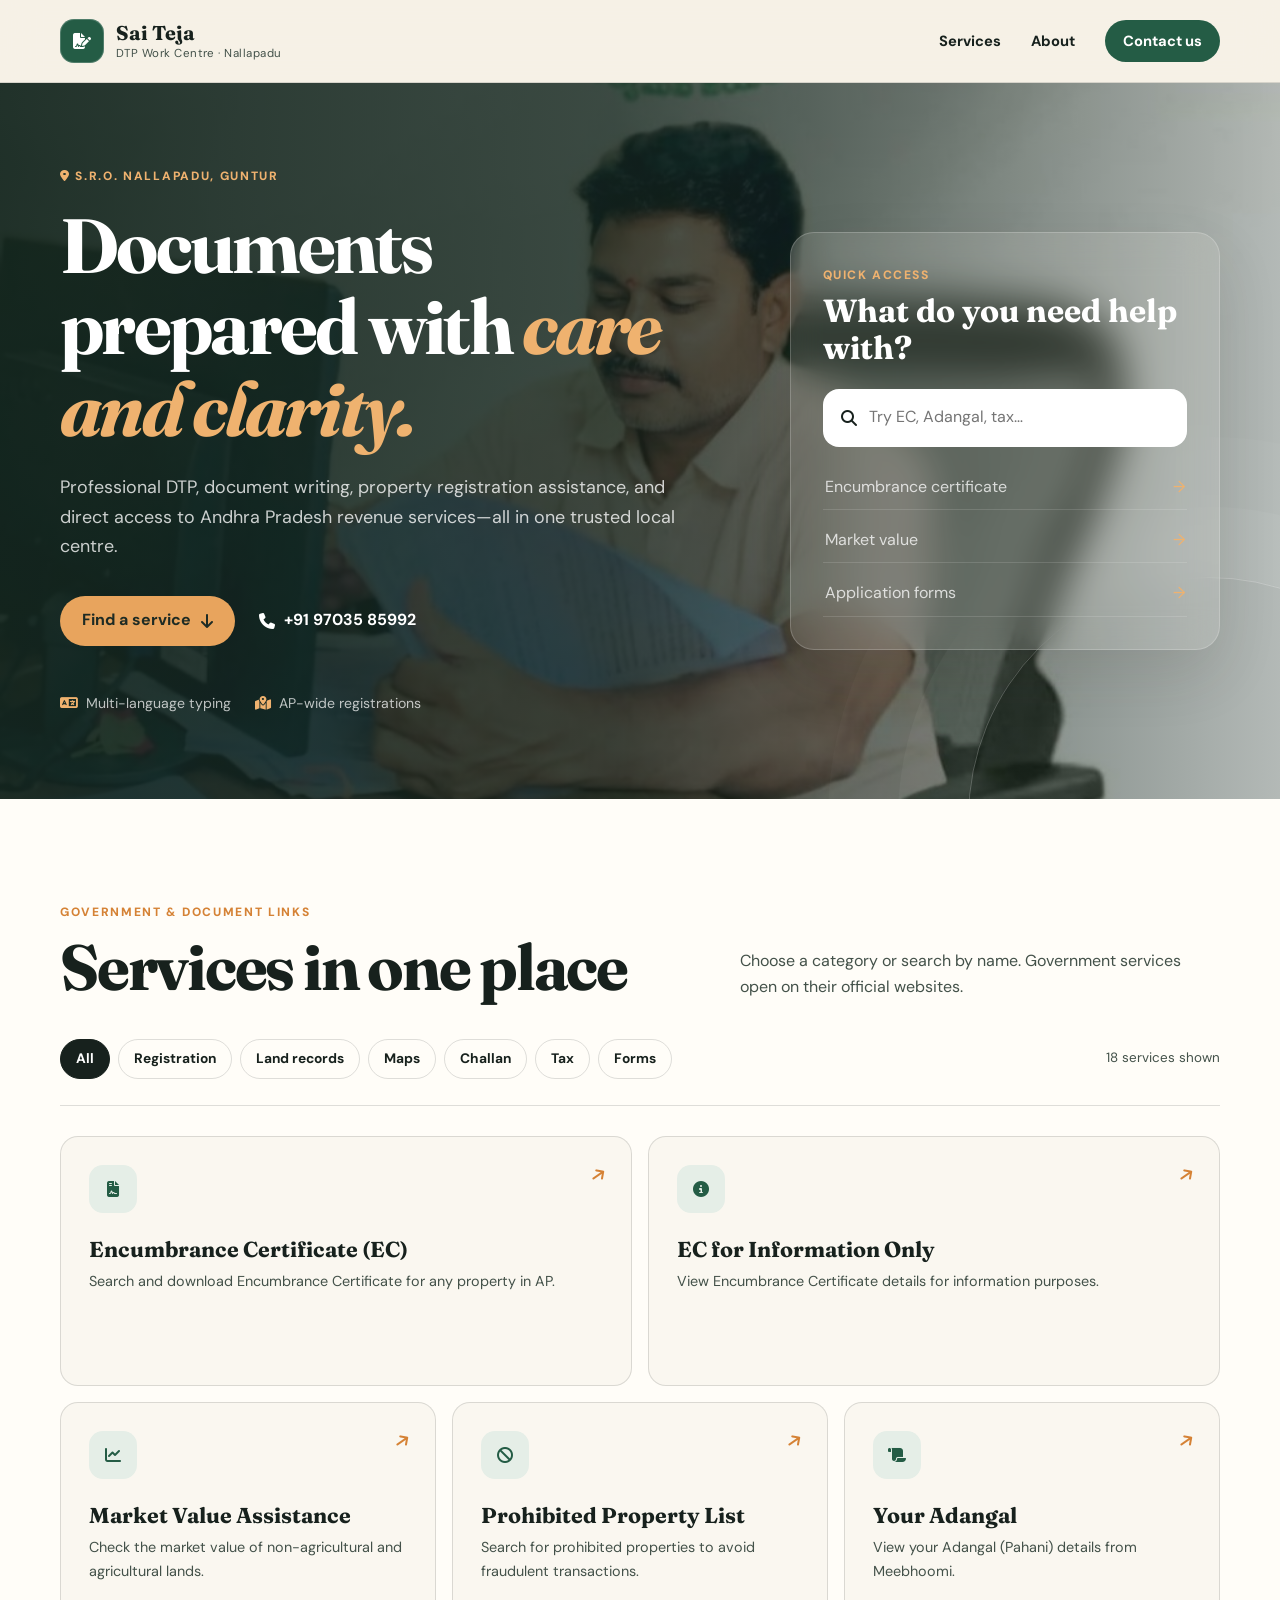
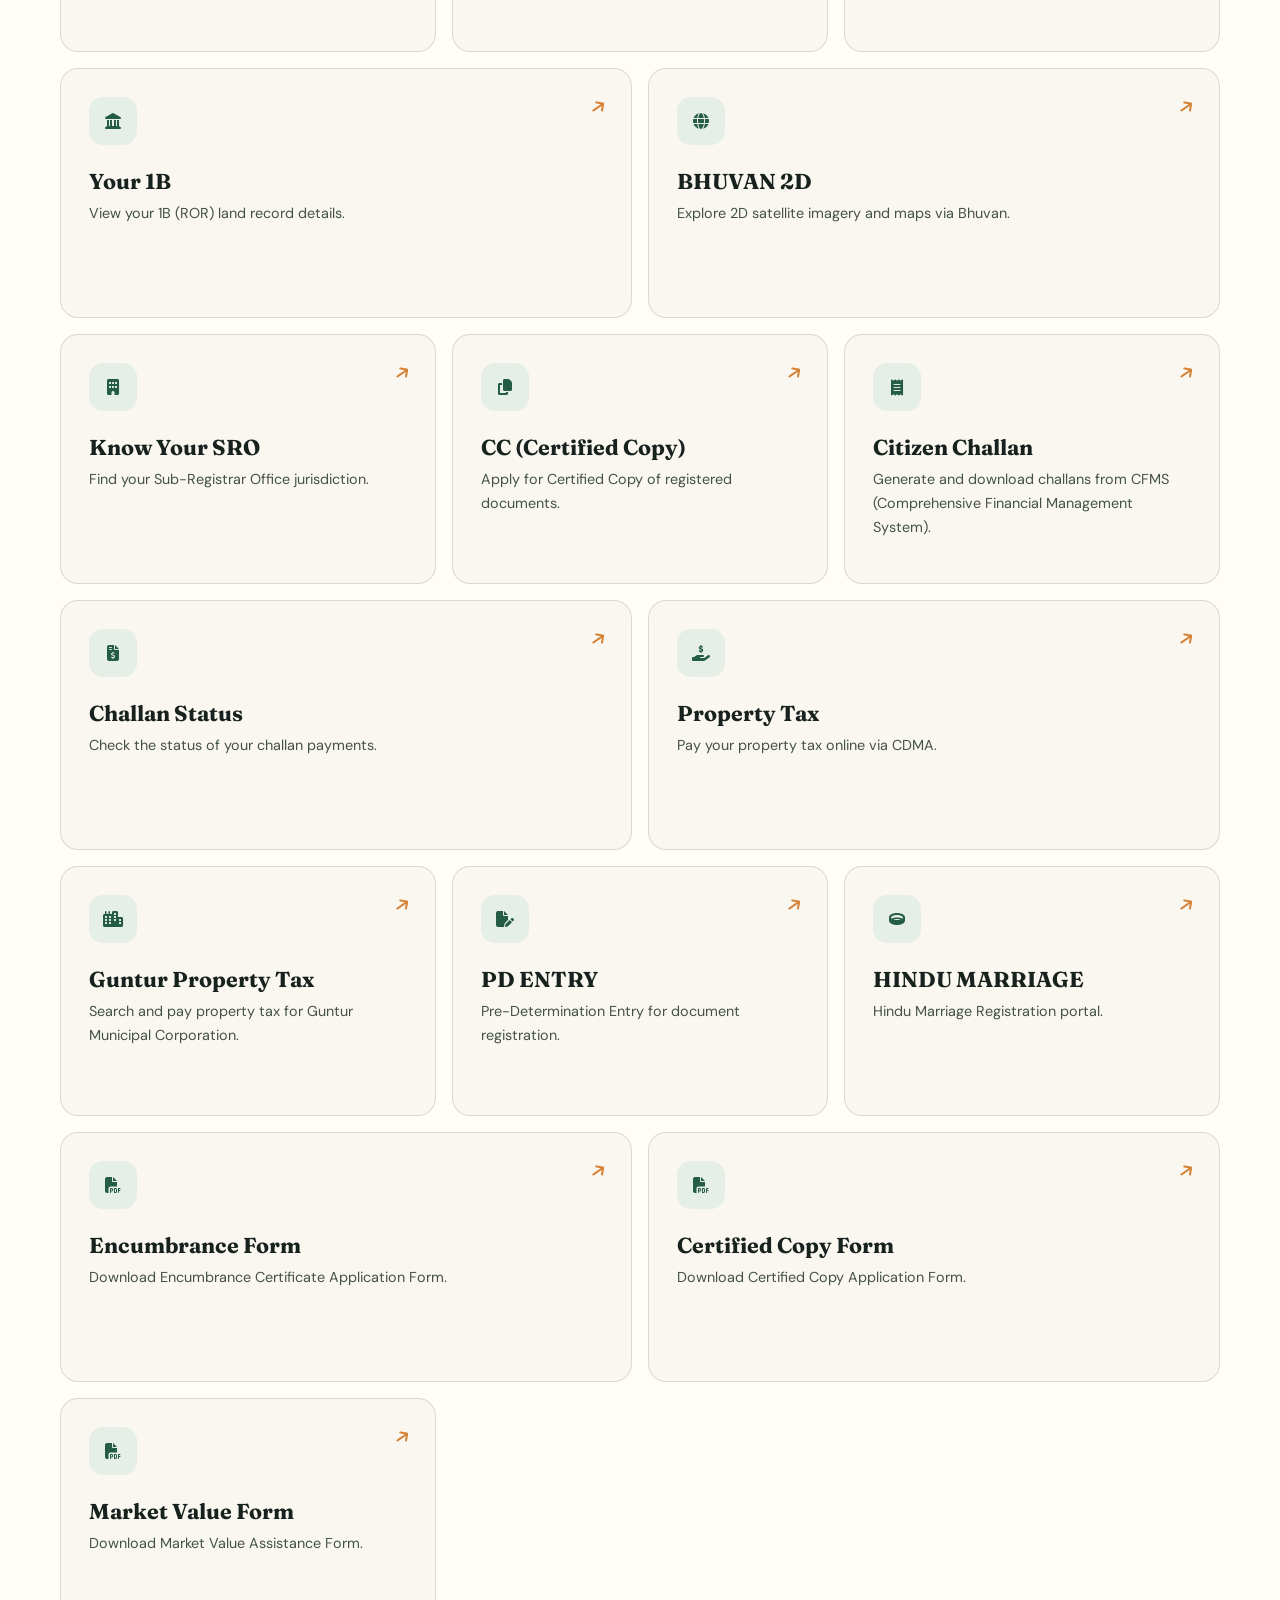
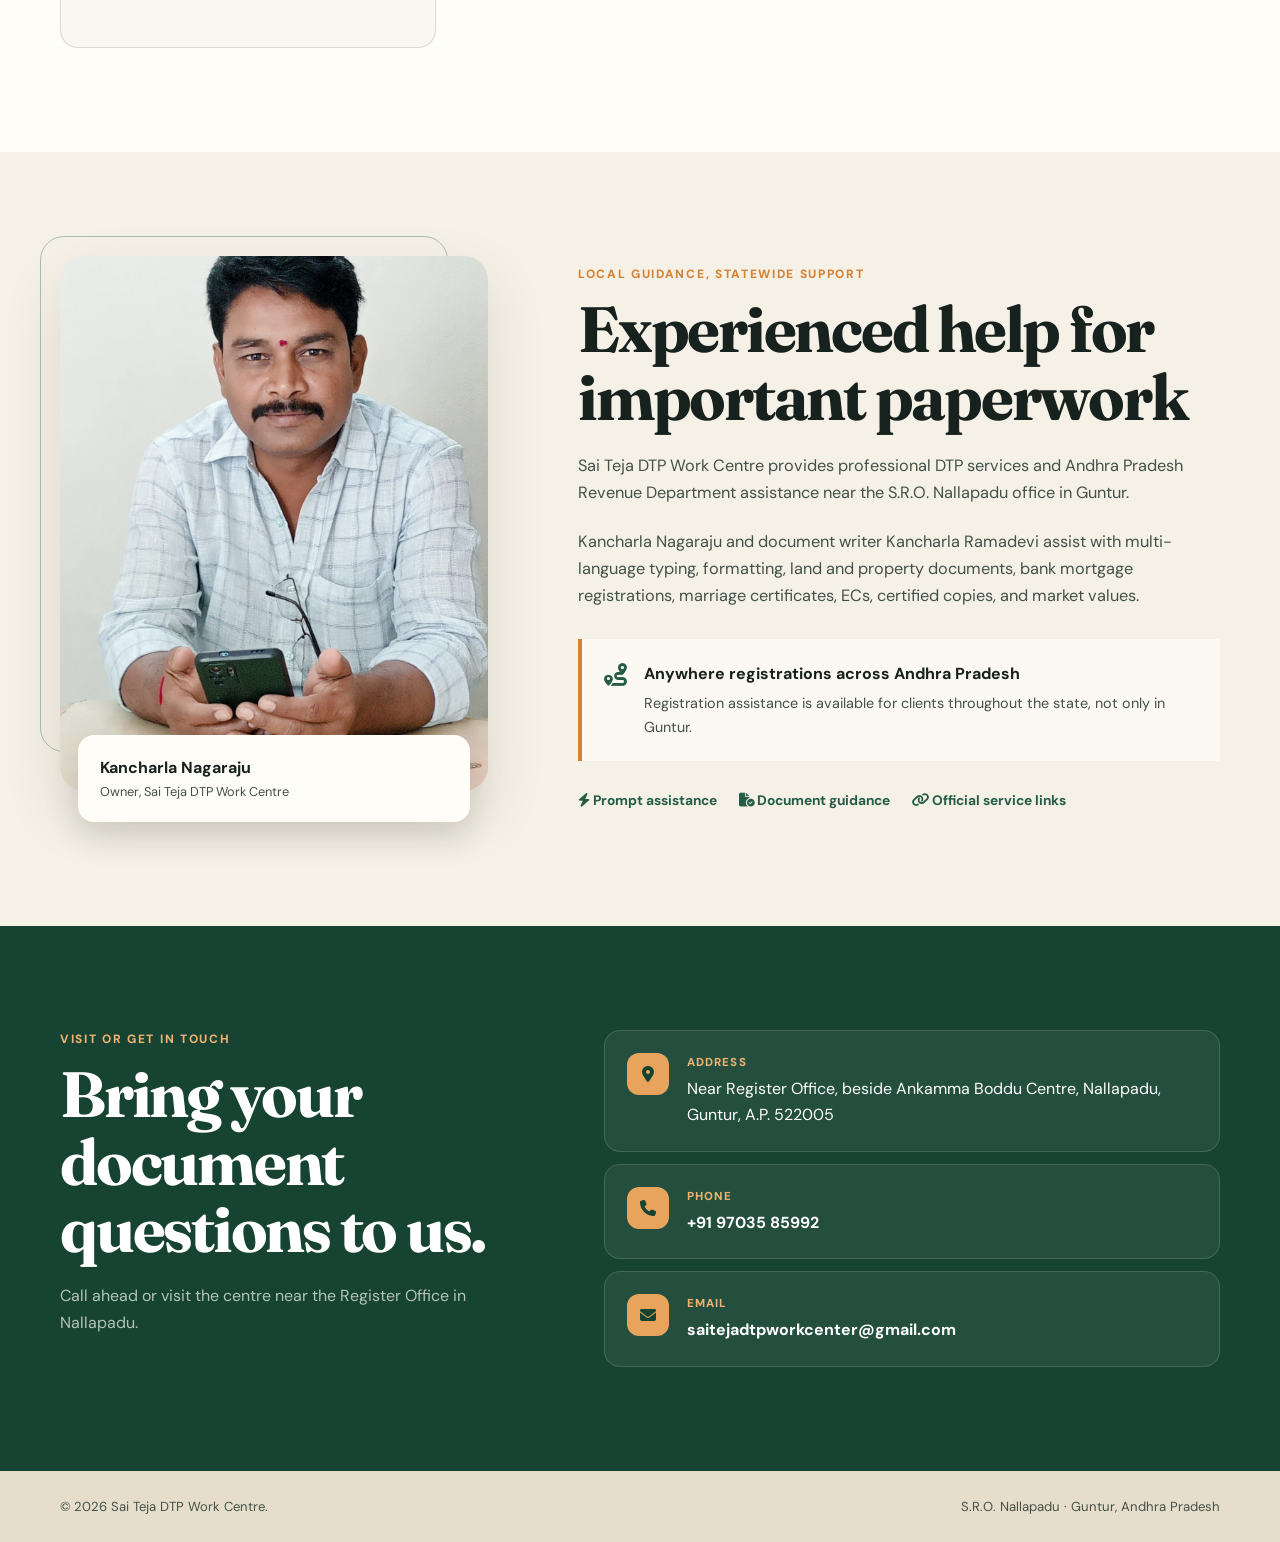
<file: index.html>
<!DOCTYPE html>
<html lang="en">

<head>
    <meta charset="UTF-8">
    <meta name="viewport" content="width=device-width, initial-scale=1.0">
    
    <!-- Google Tag Manager -->
    <script>(function(w,d,s,l,i){w[l]=w[l]||[];w[l].push({'gtm.start':
    new Date().getTime(),event:'gtm.js'});var f=d.getElementsByTagName(s)[0],
    j=d.createElement(s),dl=l!='dataLayer'?'&l='+l:'';j.async=true;j.src=
    'https://www.googletagmanager.com/gtm.js?id='+i+dl;f.parentNode.insertBefore(j,f);
    })(window,document,'script','dataLayer','GTM-5GGHSM65');</script>
    <!-- End Google Tag Manager -->
    
    <title>S.R.O NALLAPADU - SAI TEJA DTP WORK CENTRE | Kancharla Nagaraju & Kancharla Ramadevi | Guntur Revenue</title>
    <meta name="theme-color" content="#4f46e5">
    <link rel="canonical" href="https://knraju.works/" />
    <meta name="description"
        content="Contact Kancharla Nagaraju & Document Writer Kancharla Ramadevi at SAI TEJA DTP WORK CENTRE in S.R.O Nallapadu, Guntur. Access professional DTP services, AP Government Revenue Department assistance, IGRS EC, Adangal, 1B, bank mortgage registrations, and marriage certificates.">
    <meta name="keywords" content="DTP center in Nallapadu, DTP Services Nallapadu, Best DTP work, S.R.O NALLAPADU, revenue, guntur, KANCHARLA NAGARAJU, KANCHARLA RAMADEVI, Sai Teja DTP Work Centre, Document Writer, AP Revenue Services, IGRS EC, Adangal, 1B, Bank Mortgage Registrations">

    <!-- Open Graph / SEO Meta Tags -->
    <meta property="og:title" content="SAI TEJA DTP WORK CENTRE - Kancharla Nagaraju">
    <meta property="og:description" content="Contact Kancharla Nagaraju at SAI TEJA DTP WORK CENTRE. Professional DTP services and AP Revenue Department assistance.">
    <meta property="og:image" content="https://knraju.works/kancharla-nagaraju.jpg">
    <meta property="og:url" content="https://knraju.works/">
    <meta property="og:type" content="website">
    
    <meta name="twitter:card" content="summary_large_image">
    <meta name="twitter:title" content="SAI TEJA DTP WORK CENTRE - Kancharla Nagaraju">
    <meta name="twitter:description" content="Professional DTP services by Kancharla Nagaraju & Document Writer Kancharla Ramadevi in Nallapadu, Guntur.">
    <meta name="twitter:image" content="https://knraju.works/kancharla-nagaraju.jpg">

    <!-- JSON-LD Local Business Schema -->
    <script type="application/ld+json">
    {
      "@context": "https://schema.org",
      "@type": "LocalBusiness",
      "name": "S.R.O NALLAPADU - SAI TEJA DTP WORK CENTRE",
      "image": "https://knraju.works/logo.jpg",
      "@id": "https://knraju.works",
      "url": "https://knraju.works",
      "telephone": "+919703585992",
      "address": {
        "@type": "PostalAddress",
        "streetAddress": "Near Register office , Beside ankamma boddu centre",
        "addressLocality": "Nallapadu, Guntur",
        "addressRegion": "Andhra Pradesh",
        "postalCode": "522005",
        "addressCountry": "IN"
      },
      "geo": {
        "@type": "GeoCoordinates",
        "latitude": 16.2906,
        "longitude": 80.4076
      },
      "description": "Sai Teja DTP Work Centre provides professional DTP services, document writing, and AP Revenue Services in S.R.O Nallapadu, Guntur. We assist with typing, formatting, IGRS EC, Adangal, 1B, and property registration documents.",
      "isAccessibleForFree": true,
      "employee": [
        {
          "@type": "Person",
          "name": "Kancharla Nagaraju",
          "jobTitle": "Owner",
          "image": "https://knraju.works/kancharla-nagaraju.jpg"
        },
        {
          "@type": "Person",
          "name": "Kancharla Ramadevi W/o Naga Raju",
          "jobTitle": "Document Writer"
        }
      ]
    }
    </script>

    <!-- Google Fonts -->
    <link rel="preconnect" href="https://fonts.googleapis.com">
    <link rel="preconnect" href="https://fonts.gstatic.com" crossorigin>
    <link href="https://fonts.googleapis.com/css2?family=DM+Sans:wght@400;500;600;700&family=Fraunces:opsz,wght@9..144,600;9..144,700&display=swap" rel="stylesheet">

    <!-- Custom CSS -->
    <link rel="stylesheet" href="styles.css">

    <!-- Icons -->
    <link rel="stylesheet" href="https://cdnjs.cloudflare.com/ajax/libs/font-awesome/6.4.0/css/all.min.css">
</head>

<body>
    <!-- Google Tag Manager (noscript) -->
    <noscript><iframe src="https://www.googletagmanager.com/ns.html?id=GTM-5GGHSM65"
    height="0" width="0" style="display:none;visibility:hidden"></iframe></noscript>
    <!-- End Google Tag Manager (noscript) -->

    <a class="skip-link" href="#main-content">Skip to main content</a>

    <header class="site-header">
        <div class="container header-content">
            <a class="brand" href="#top" aria-label="Sai Teja DTP Work Centre home">
                <span class="brand-mark"><i class="fa-solid fa-file-signature"></i></span>
                <span><strong>Sai Teja</strong><small>DTP Work Centre · Nallapadu</small></span>
            </a>
            <button class="menu-toggle" type="button" aria-expanded="false" aria-controls="primaryNav" aria-label="Open navigation">
                <i class="fa-solid fa-bars"></i>
            </button>
            <nav id="primaryNav" aria-label="Primary navigation">
                <a href="#services">Services</a>
                <a href="#about">About</a>
                <a href="#contact" class="button button-small">Contact us</a>
            </nav>
        </div>
    </header>

    <main id="main-content">
        <section class="hero" id="top">
            <div class="container hero-layout">
                <div class="hero-copy">
                    <p class="eyebrow"><i class="fa-solid fa-location-dot"></i> S.R.O. Nallapadu, Guntur</p>
                    <h1>Documents prepared with <em>care and clarity.</em></h1>
                    <p class="hero-intro">Professional DTP, document writing, property registration assistance, and direct access to Andhra Pradesh revenue services—all in one trusted local centre.</p>
                    <div class="hero-actions">
                        <a class="button" href="#services">Find a service <i class="fa-solid fa-arrow-down"></i></a>
                        <a class="text-link" href="tel:+919703585992"><i class="fa-solid fa-phone"></i> +91 97035 85992</a>
                    </div>
                    <div class="trust-row" aria-label="Service highlights">
                        <span><i class="fa-solid fa-language"></i> Multi-language typing</span>
                        <span><i class="fa-solid fa-map-location-dot"></i> AP-wide registrations</span>
                    </div>
                </div>
                <aside class="hero-panel" aria-label="Quick service search">
                    <p class="panel-label">Quick access</p>
                    <h2>What do you need help with?</h2>
                    <label class="search-container" for="serviceSearch">
                        <i class="fa-solid fa-magnifying-glass" aria-hidden="true"></i>
                        <input type="search" id="serviceSearch" placeholder="Try EC, Adangal, tax…" autocomplete="off">
                    </label>
                    <div class="quick-links">
                        <a href="#services" data-search="encumbrance">Encumbrance certificate</a>
                        <a href="#services" data-search="market value">Market value</a>
                        <a href="#services" data-search="forms">Application forms</a>
                    </div>
                </aside>
            </div>
        </section>

        <section id="services" class="services-section section">
            <div class="container">
                <div class="section-heading">
                    <div>
                        <p class="eyebrow">Government & document links</p>
                        <h2>Services in one place</h2>
                    </div>
                    <p>Choose a category or search by name. Government services open on their official websites.</p>
                </div>
                <div class="service-tools">
                    <div class="category-tabs" role="group" aria-label="Filter services by category">
                        <button class="tab active" data-category="all" aria-pressed="true">All</button>
                        <button class="tab" data-category="registration" aria-pressed="false">Registration</button>
                        <button class="tab" data-category="meebhoomi" aria-pressed="false">Land records</button>
                        <button class="tab" data-category="map" aria-pressed="false">Maps</button>
                        <button class="tab" data-category="challan" aria-pressed="false">Challan</button>
                        <button class="tab" data-category="tax" aria-pressed="false">Tax</button>
                        <button class="tab" data-category="forms" aria-pressed="false">Forms</button>
                    </div>
                    <p id="serviceCount" class="service-count" aria-live="polite"></p>
                </div>
                <div class="services-grid" id="servicesGrid"></div>
            </div>
        </section>

        <section id="about" class="about-section section">
            <div class="container about-layout">
                <div class="portrait-card">
                    <img src="kancharla-nagaraju.jpg" alt="Kancharla Nagaraju of Sai Teja DTP Work Centre" loading="lazy">
                    <div><strong>Kancharla Nagaraju</strong><span>Owner, Sai Teja DTP Work Centre</span></div>
                </div>
                <div class="about-copy">
                    <p class="eyebrow">Local guidance, statewide support</p>
                    <h2>Experienced help for important paperwork</h2>
                    <p>Sai Teja DTP Work Centre provides professional DTP services and Andhra Pradesh Revenue Department assistance near the S.R.O. Nallapadu office in Guntur.</p>
                    <p>Kancharla Nagaraju and document writer Kancharla Ramadevi assist with multi-language typing, formatting, land and property documents, bank mortgage registrations, marriage certificates, ECs, certified copies, and market values.</p>
                    <div class="statewide-note">
                        <i class="fa-solid fa-route"></i>
                        <div><strong>Anywhere registrations across Andhra Pradesh</strong><span>Registration assistance is available for clients throughout the state, not only in Guntur.</span></div>
                    </div>
                    <div class="feature-list">
                        <span><i class="fa-solid fa-bolt"></i> Prompt assistance</span>
                        <span><i class="fa-solid fa-file-circle-check"></i> Document guidance</span>
                        <span><i class="fa-solid fa-link"></i> Official service links</span>
                    </div>
                </div>
            </div>
        </section>

        <section id="contact" class="contact-section section">
            <div class="container contact-shell">
                <div class="contact-intro">
                    <p class="eyebrow">Visit or get in touch</p>
                    <h2>Bring your document questions to us.</h2>
                    <p>Call ahead or visit the centre near the Register Office in Nallapadu.</p>
                </div>
                <div class="contact-grid">
                    <div class="contact-card">
                        <i class="fa-solid fa-location-dot"></i>
                        <div><span>Address</span><p>Near Register Office, beside Ankamma Boddu Centre, Nallapadu, Guntur, A.P. 522005</p></div>
                    </div>
                    <a class="contact-card" href="tel:+919703585992">
                        <i class="fa-solid fa-phone"></i>
                        <div><span>Phone</span><strong>+91 97035 85992</strong></div>
                    </a>
                    <a class="contact-card" href="mailto:saitejadtpworkcenter@gmail.com">
                        <i class="fa-solid fa-envelope"></i>
                        <div><span>Email</span><strong>saitejadtpworkcenter@gmail.com</strong></div>
                    </a>
                </div>
            </div>
        </section>
    </main>

    <footer class="site-footer">
        <div class="container footer-content">
            <p>&copy; <span id="currentYear">2026</span> Sai Teja DTP Work Centre.</p>
            <p>S.R.O. Nallapadu · Guntur, Andhra Pradesh</p>
        </div>
    </footer>

    <script src="data.js"></script>
    <script src="script.js"></script>
</body>

</html>
</file>
<file: styles.css>
:root {
    --ink: #17211d;
    --ink-soft: #435149;
    --paper: #f6f1e7;
    --paper-deep: #e9dfcc;
    --surface: #fffdf8;
    --green: #245c45;
    --green-dark: #174332;
    --saffron: #d58235;
    --line: rgba(23, 33, 29, 0.14);
    --shadow: 0 24px 60px rgba(48, 45, 33, 0.12);
    --radius: 24px;
}

* { box-sizing: border-box; margin: 0; padding: 0; }
html { scroll-behavior: smooth; scroll-padding-top: 92px; }
body {
    font-family: 'DM Sans', sans-serif;
    color: var(--ink);
    background: var(--paper);
    line-height: 1.65;
    overflow-x: hidden;
}
a { color: inherit; }
button, input { font: inherit; }
button { color: inherit; }
img { display: block; max-width: 100%; }
.container { width: min(1160px, calc(100% - 40px)); margin-inline: auto; }
.section { padding: 104px 0; }

.skip-link {
    position: fixed;
    left: 20px;
    top: -80px;
    z-index: 1000;
    padding: 12px 18px;
    background: var(--ink);
    color: white;
    border-radius: 0 0 10px 10px;
}
.skip-link:focus { top: 0; }

.site-header {
    position: sticky;
    top: 0;
    z-index: 100;
    background: rgba(246, 241, 231, 0.92);
    border-bottom: 1px solid var(--line);
    backdrop-filter: blur(18px);
}
.header-content { min-height: 82px; display: flex; align-items: center; justify-content: space-between; gap: 32px; }
.brand { display: flex; align-items: center; gap: 12px; text-decoration: none; line-height: 1.1; }
.brand-mark {
    width: 44px;
    height: 44px;
    display: grid;
    place-items: center;
    border-radius: 14px;
    color: white;
    background: var(--green);
    box-shadow: inset 0 0 0 1px rgba(255,255,255,.2);
}
.brand strong { display: block; font-family: 'Fraunces', serif; font-size: 1.25rem; }
.brand small { display: block; margin-top: 4px; color: var(--ink-soft); font-size: .72rem; letter-spacing: .04em; }
nav { display: flex; align-items: center; gap: 30px; }
nav a { text-decoration: none; font-weight: 700; font-size: .92rem; }
nav a:not(.button):hover { color: var(--green); }
.menu-toggle { display: none; border: 0; background: transparent; font-size: 1.25rem; padding: 10px; cursor: pointer; }

.button {
    display: inline-flex;
    align-items: center;
    justify-content: center;
    gap: 10px;
    min-height: 50px;
    padding: 0 22px;
    border: 0;
    border-radius: 999px;
    color: white;
    background: var(--green);
    text-decoration: none;
    font-weight: 700;
    transition: transform .2s ease, background .2s ease, box-shadow .2s ease;
}
.button:hover { transform: translateY(-2px); background: var(--green-dark); box-shadow: 0 12px 24px rgba(36,92,69,.22); }
.button-small { min-height: 42px; padding-inline: 18px; }

.hero {
    position: relative;
    min-height: 690px;
    display: grid;
    align-items: center;
    padding: 84px 0;
    background:
        linear-gradient(90deg, rgba(20,38,30,.94) 0%, rgba(20,38,30,.82) 48%, rgba(20,38,30,.32) 100%),
        url('hero-bg.jpg') center / cover;
    color: white;
    overflow: hidden;
}
.hero::after {
    content: '';
    position: absolute;
    width: 480px;
    height: 480px;
    right: -170px;
    bottom: -260px;
    border: 1px solid rgba(255,255,255,.24);
    border-radius: 50%;
    box-shadow: 0 0 0 70px rgba(255,255,255,.04), 0 0 0 140px rgba(255,255,255,.025);
}
.hero-layout { position: relative; z-index: 1; display: grid; grid-template-columns: 1.2fr .8fr; gap: 84px; align-items: center; }
.eyebrow { color: var(--saffron); text-transform: uppercase; letter-spacing: .14em; font-weight: 800; font-size: .75rem; }
.hero .eyebrow { color: #efb26f; }
.hero h1, .section h2 { font-family: 'Fraunces', serif; line-height: 1.06; letter-spacing: -.035em; }
.hero h1 { max-width: 720px; margin: 18px 0 24px; font-size: clamp(3.1rem, 6vw, 5.7rem); }
.hero h1 em { color: #efb26f; font-weight: inherit; }
.hero-intro { max-width: 650px; color: rgba(255,255,255,.78); font-size: 1.12rem; }
.hero-actions { display: flex; align-items: center; gap: 24px; margin-top: 34px; }
.hero .button { background: #e8a45d; color: #1e2b24; }
.hero .button:hover { background: #f2b778; }
.text-link { display: inline-flex; align-items: center; gap: 9px; text-decoration: none; font-weight: 700; }
.trust-row { display: flex; flex-wrap: wrap; gap: 24px; margin-top: 46px; color: rgba(255,255,255,.72); font-size: .88rem; }
.trust-row span { display: flex; gap: 8px; align-items: center; }
.trust-row i { color: #efb26f; }
.hero-panel {
    padding: 32px;
    border: 1px solid rgba(255,255,255,.2);
    border-radius: var(--radius);
    background: rgba(250,247,239,.12);
    backdrop-filter: blur(18px);
    box-shadow: var(--shadow);
}
.panel-label { color: #efb26f; font-size: .76rem; font-weight: 800; text-transform: uppercase; letter-spacing: .13em; }
.hero-panel h2 { margin: 8px 0 22px; font-family: 'Fraunces', serif; font-size: 2rem; line-height: 1.15; }
.search-container {
    display: flex;
    align-items: center;
    gap: 12px;
    padding: 0 18px;
    min-height: 58px;
    border-radius: 16px;
    background: white;
    color: var(--ink);
    cursor: text;
}
.search-container:focus-within { outline: 3px solid rgba(239,178,111,.42); }
.search-container input { width: 100%; border: 0; outline: 0; background: transparent; color: var(--ink); }
.quick-links { display: grid; gap: 8px; margin-top: 18px; }
.quick-links a { padding: 9px 2px; color: rgba(255,255,255,.76); text-decoration: none; border-bottom: 1px solid rgba(255,255,255,.13); }
.quick-links a::after { content: '→'; float: right; color: #efb26f; }
.quick-links a:hover { color: white; }

.services-section { background: var(--surface); }
.section-heading { display: grid; grid-template-columns: 1.1fr .9fr; gap: 60px; align-items: end; margin-bottom: 38px; }
.section-heading h2, .about-copy h2, .contact-intro h2 { margin-top: 10px; font-size: clamp(2.5rem, 5vw, 4.5rem); }
.section-heading > p { max-width: 480px; color: var(--ink-soft); justify-self: end; }
.service-tools { display: flex; align-items: center; justify-content: space-between; gap: 24px; padding-bottom: 26px; border-bottom: 1px solid var(--line); }
.category-tabs { display: flex; flex-wrap: wrap; gap: 8px; }
.tab {
    min-height: 40px;
    padding: 0 15px;
    border: 1px solid var(--line);
    border-radius: 999px;
    background: transparent;
    cursor: pointer;
    font-size: .86rem;
    font-weight: 700;
    transition: .2s ease;
}
.tab:hover, .tab.active { background: var(--ink); color: white; border-color: var(--ink); }
.service-count { flex: 0 0 auto; color: var(--ink-soft); font-size: .84rem; }
.services-grid { display: grid; grid-template-columns: repeat(12, 1fr); gap: 16px; padding-top: 30px; }
.service-card {
    position: relative;
    grid-column: span 4;
    min-height: 250px;
    display: flex;
    flex-direction: column;
    padding: 28px;
    border: 1px solid var(--line);
    border-radius: 18px;
    color: var(--ink);
    background: #faf7f0;
    text-decoration: none;
    overflow: hidden;
    opacity: 0;
    animation: fade-in .45s ease forwards;
    transition: transform .25s ease, border-color .25s ease, box-shadow .25s ease;
}
.service-card:nth-child(5n + 1) { grid-column: span 6; }
.service-card:nth-child(5n + 2) { grid-column: span 6; }
.service-card:hover { transform: translateY(-5px); border-color: rgba(36,92,69,.45); box-shadow: 0 20px 40px rgba(31,55,43,.1); }
.service-icon { width: 48px; height: 48px; display: grid; place-items: center; border-radius: 14px; color: var(--green); background: #e5eee7; }
.service-card h3 { max-width: 85%; margin: 24px 0 8px; font-family: 'Fraunces', serif; font-size: 1.35rem; line-height: 1.2; }
.service-card p { color: var(--ink-soft); font-size: .9rem; }
.card-arrow { position: absolute; right: 26px; top: 30px; color: var(--saffron); transform: rotate(-35deg); transition: transform .2s ease; }
.service-card:hover .card-arrow { transform: rotate(0); }
.empty-state { grid-column: 1 / -1; padding: 70px 20px; text-align: center; border: 1px dashed var(--line); border-radius: 18px; color: var(--ink-soft); }
.empty-state i { display: block; margin-bottom: 14px; font-size: 2rem; color: var(--saffron); }

.about-section { background: var(--paper); }
.about-layout { display: grid; grid-template-columns: .8fr 1.2fr; gap: 90px; align-items: center; }
.portrait-card { position: relative; }
.portrait-card::before { content: ''; position: absolute; inset: -20px 40px 70px -20px; border: 1px solid rgba(36,92,69,.35); border-radius: var(--radius); }
.portrait-card img { position: relative; width: 100%; aspect-ratio: 4 / 5; object-fit: cover; border-radius: var(--radius); filter: saturate(.82); box-shadow: var(--shadow); }
.portrait-card div { position: relative; width: calc(100% - 36px); margin: -56px auto 0; padding: 20px 22px; border-radius: 16px; background: var(--surface); box-shadow: 0 14px 34px rgba(28,44,36,.16); }
.portrait-card strong, .portrait-card span { display: block; }
.portrait-card span { color: var(--ink-soft); font-size: .8rem; }
.about-copy > p:not(.eyebrow) { margin-top: 22px; color: var(--ink-soft); font-size: 1.02rem; }
.statewide-note { display: flex; gap: 18px; margin-top: 30px; padding: 22px; border-left: 4px solid var(--saffron); background: rgba(255,253,248,.68); }
.statewide-note > i { color: var(--green); font-size: 1.4rem; margin-top: 3px; }
.statewide-note strong, .statewide-note span { display: block; }
.statewide-note span { margin-top: 4px; color: var(--ink-soft); font-size: .9rem; }
.feature-list { display: flex; flex-wrap: wrap; gap: 12px 22px; margin-top: 28px; color: var(--green); font-weight: 700; font-size: .86rem; }

.contact-section { background: var(--green-dark); color: white; }
.contact-shell { display: grid; grid-template-columns: .85fr 1.15fr; gap: 88px; align-items: start; }
.contact-intro .eyebrow { color: #efb26f; }
.contact-intro p:last-child { max-width: 430px; margin-top: 20px; color: rgba(255,255,255,.68); }
.contact-grid { display: grid; gap: 12px; }
.contact-card {
    display: grid;
    grid-template-columns: 44px 1fr;
    gap: 16px;
    align-items: start;
    min-width: 0;
    padding: 22px;
    border: 1px solid rgba(255,255,255,.14);
    border-radius: 16px;
    background: rgba(255,255,255,.06);
    color: white;
    text-decoration: none;
    transition: background .2s ease, transform .2s ease;
}
a.contact-card:hover { background: rgba(255,255,255,.12); transform: translateX(4px); }
.contact-card > i { width: 42px; height: 42px; display: grid; place-items: center; border-radius: 12px; background: #e8a45d; color: var(--green-dark); }
.contact-card span { display: block; margin-bottom: 4px; color: #efb26f; font-size: .72rem; font-weight: 800; letter-spacing: .1em; text-transform: uppercase; }
.contact-card p, .contact-card strong { overflow-wrap: anywhere; }

.site-footer { padding: 25px 0; color: var(--ink-soft); background: #e6ddcb; font-size: .82rem; }
.footer-content { display: flex; justify-content: space-between; gap: 20px; }

:focus-visible { outline: 3px solid var(--saffron); outline-offset: 4px; }
@keyframes fade-in { from { opacity: 0; transform: translateY(12px); } to { opacity: 1; transform: translateY(0); } }
@media (prefers-reduced-motion: reduce) { *, *::before, *::after { scroll-behavior: auto !important; animation-duration: .01ms !important; transition-duration: .01ms !important; } }

@media (max-width: 900px) {
    .section { padding: 78px 0; }
    .hero-layout, .about-layout, .contact-shell { grid-template-columns: 1fr; gap: 54px; }
    .hero { min-height: auto; }
    .hero-panel { max-width: 620px; }
    .section-heading { grid-template-columns: 1fr; gap: 18px; }
    .section-heading > p { justify-self: start; }
    .service-card, .service-card:nth-child(5n + 1), .service-card:nth-child(5n + 2) { grid-column: span 6; }
    .portrait-card { max-width: 520px; }
}

@media (max-width: 680px) {
    .container { width: min(100% - 28px, 1160px); }
    .header-content { min-height: 72px; }
    .brand small { max-width: 190px; white-space: nowrap; overflow: hidden; text-overflow: ellipsis; }
    .menu-toggle { display: block; }
    nav { position: absolute; left: 14px; right: 14px; top: 65px; display: none; flex-direction: column; align-items: stretch; gap: 0; padding: 12px; border: 1px solid var(--line); border-radius: 16px; background: var(--surface); box-shadow: var(--shadow); }
    nav.open { display: flex; }
    nav a { padding: 13px 14px; }
    nav .button { margin-top: 6px; }
    .hero { padding: 64px 0; background-position: 58% center; }
    .hero-layout { gap: 42px; }
    .hero h1 { font-size: clamp(2.8rem, 14vw, 4.1rem); }
    .hero-actions { align-items: flex-start; flex-direction: column; gap: 18px; }
    .hero-panel { padding: 24px; }
    .trust-row { display: grid; gap: 12px; margin-top: 32px; }
    .service-tools { align-items: flex-start; flex-direction: column; }
    .category-tabs { width: 100%; flex-wrap: nowrap; overflow-x: auto; padding-bottom: 8px; scrollbar-width: thin; }
    .service-card, .service-card:nth-child(5n + 1), .service-card:nth-child(5n + 2) { grid-column: 1 / -1; min-height: 230px; }
    .about-copy h2, .contact-intro h2, .section-heading h2 { font-size: 2.7rem; }
    .feature-list { display: grid; }
    .footer-content { flex-direction: column; gap: 4px; }
}
</file>
